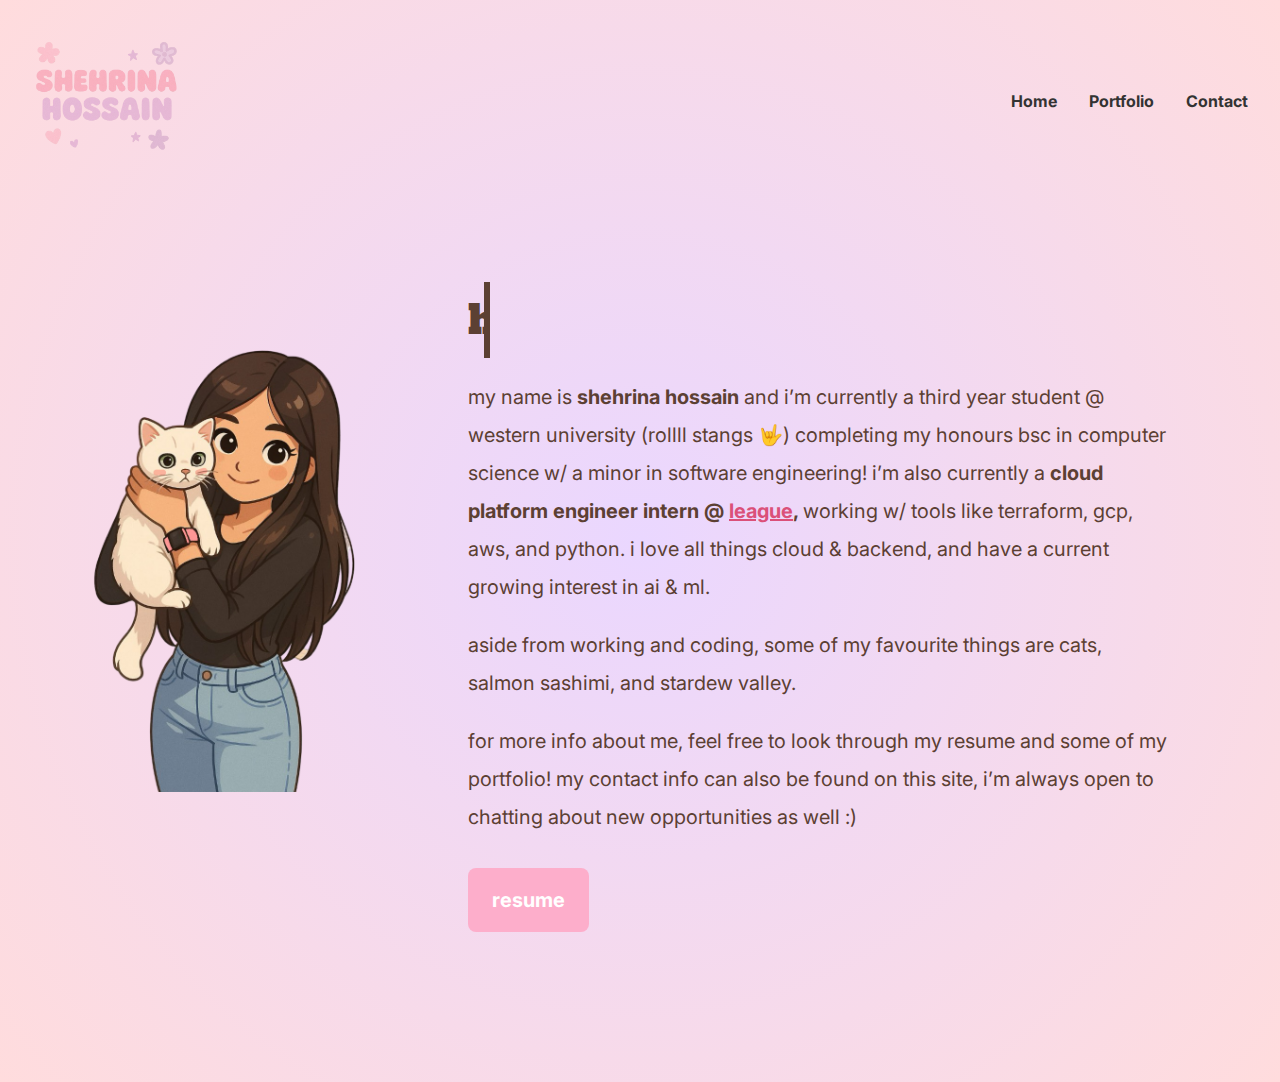
<file: index.html>
<!DOCTYPE html>
<html lang="en">
<head>
  <meta charset="UTF-8" />
  <meta name="viewport" content="width=device-width, initial-scale=1.0" />
  <title>Shehrina Hossain</title>
  <link rel="icon" href="images/pinkcomputer.png" type="image/png" />
  <link href="https://fonts.googleapis.com/css2?family=Alfa+Slab+One&family=Inter:wght@400;700&display=swap" rel="stylesheet">
  <link rel="stylesheet" href="style.css" />
</head>
<body>
  <nav>
    <a href="/">
    <img src="images/myname.png" alt="Shehrina Hossain Logo" class="logo" />
    </a>
    <ul>
      <li><a href="/">Home</a></li>
      <li><a href="portfolio.html">Portfolio</a></li>
      <li><a href="contact.html">Contact</a></li>
    </ul>
  </nav>

  <main class="hero">
    <div class="illustration">
      <img src="images/cartoonme2.png" alt="Shehrina with cat" />
    </div>
    <div class="intro">
      <div class="typewriter" style="--chars: 24">hi, nice to meet you! :)</div>

      <p>my name is <strong>shehrina hossain</strong> and i’m currently a third year student @ western university (rollll stangs 🤟) completing my honours bsc in computer science w/ a minor in software engineering! i’m also currently a <strong>cloud platform engineer intern @  <a href="https://www.league.com" target="_blank">league</a>, </strong> working w/ tools like terraform, gcp, aws, and python. i love all things cloud & backend, and have a current growing interest in ai & ml. </p>

      <p>aside from working and coding, some of my favourite things are cats, salmon sashimi, and stardew valley.</p>

      <p>for more info about me, feel free to look through my resume and some of my portfolio! my contact info can also be found on this site, i’m always open to chatting about new opportunities as well :)</p>
      <!-- Copy your paragraph content here -->
      <a href="https://drive.google.com/file/d/1plP3ImeN8hC3nzmXMXX7LrEAjtGp7hf9/view?usp=sharing" class="button" target="_blank" >resume</a>
    </div>
  </main>
</body>
</html>
</file>
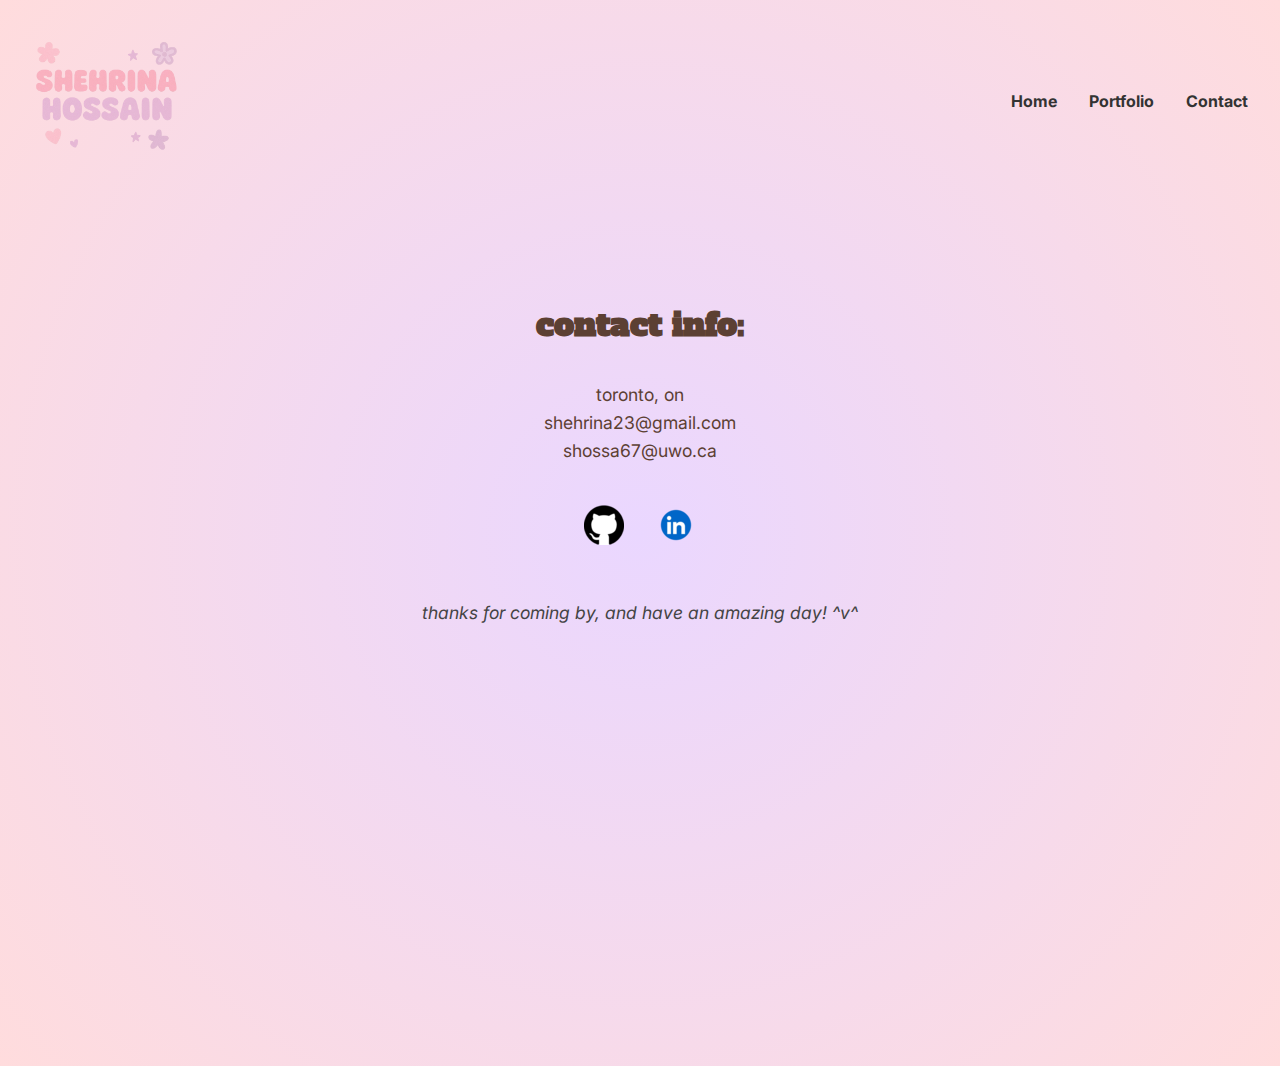
<file: contact.html>
<!DOCTYPE html>
<html lang="en">
<head>
  <meta charset="UTF-8" />
  <meta name="viewport" content="width=device-width, initial-scale=1.0"/>
  <title>Contact | Shehrina Hossain</title>
  <link rel="icon" href="images/pinkcomputer.png" type="image/png" />
  <link href="https://fonts.googleapis.com/css2?family=Alfa+Slab+One&family=Inter:wght@400;700&display=swap" rel="stylesheet">
  <link rel="stylesheet" href="style.css" />
</head>
<body>
  <nav>
    <a href="/">
    <img src="images/myname.png" alt="Shehrina Hossain Logo" class="logo" />
    </a>
    <ul>
      <li><a href="/">Home</a></li>
      <li><a href="portfolio.html">Portfolio</a></li>
      <li><a href="contact.html" class="active">Contact</a></li>
    </ul>
  </nav>

  <main class="contact-section">
    <h1>contact info:</h1>
    <p>toronto, on<br>
    shehrina23@gmail.com<br>
    shossa67@uwo.ca</p>

    <div class="social-icons">
      <a href="https://github.com/shehrina" target="_blank">
        <img src="images/github.png" alt="GitHub" />
      </a>
      <a href="https://linkedin.com/in/shehrinahossain" target="_blank">
        <img src="images/linkedin.png" alt="LinkedIn" />
      </a>
    </div>

    <p class="signoff">thanks for coming by, and have an amazing day! ^v^</p>
  </main>
</body>
</html>
</file>
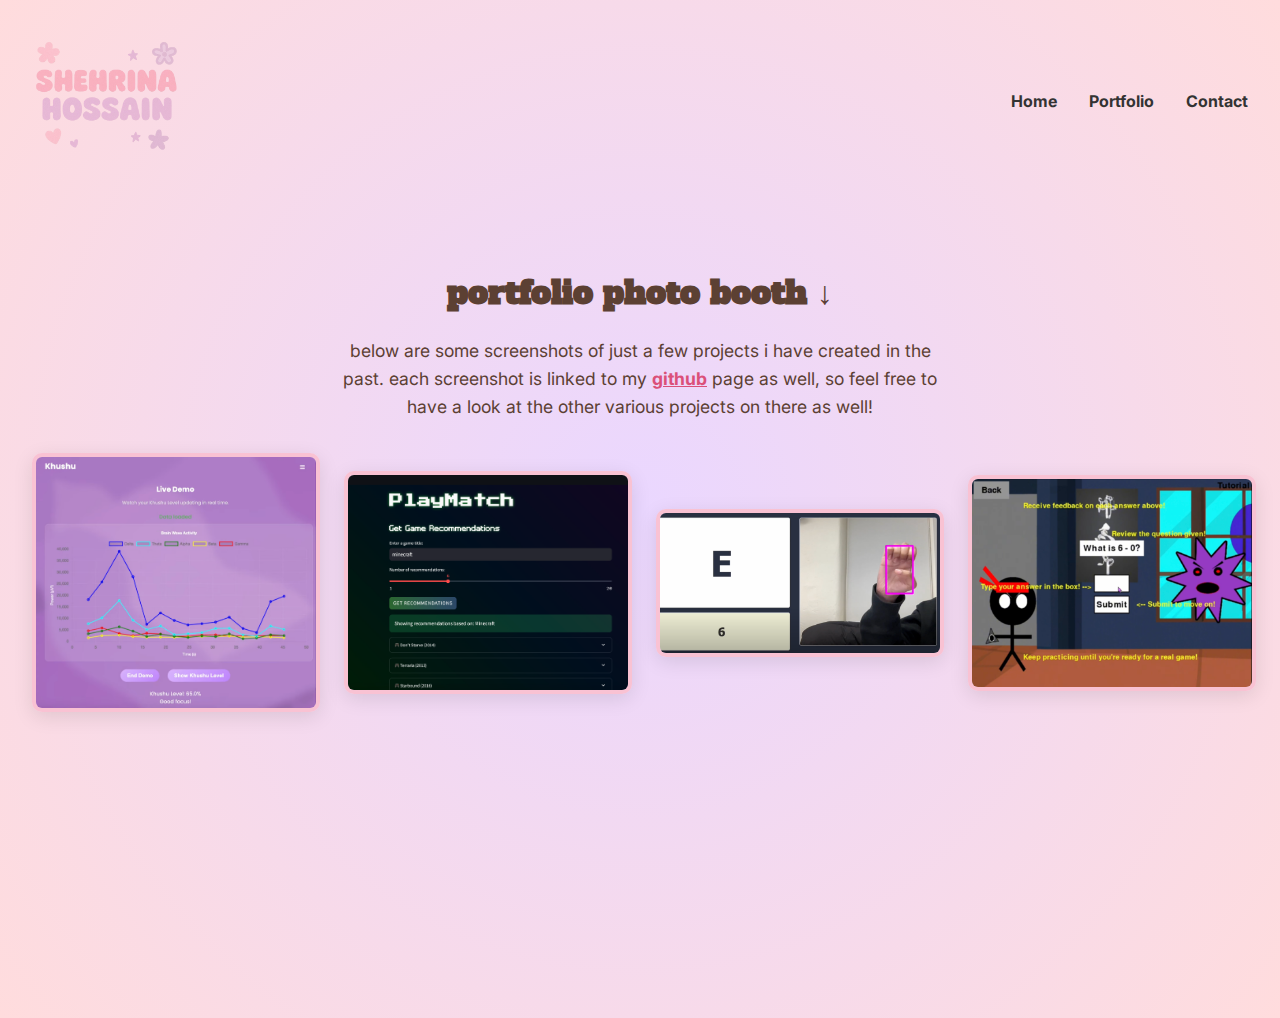
<file: portfolio.html>
<!DOCTYPE html>
<html lang="en">
<head>
  <meta charset="UTF-8" />
  <meta name="viewport" content="width=device-width, initial-scale=1.0" />
  <title>Portfolio | Shehrina Hossain</title>
  <link rel="icon" href="images/pinkcomputer.png" type="image/png" />
  <link href="https://fonts.googleapis.com/css2?family=Alfa+Slab+One&family=Inter:wght@400;700&display=swap" rel="stylesheet">
  <link rel="stylesheet" href="style.css" />
</head>
<body class="portfolio-page">
  <nav>
    <a href="/">
    <img src="images/myname.png" alt="Shehrina Hossain Logo" class="logo" />
    </a>
    <ul>
      <li><a href="/">Home</a></li>
      <li><a href="portfolio.html" class="active">Portfolio</a></li>
      <li><a href="contact.html">Contact</a></li>
    </ul>
  </nav>

  <main class="portfolio">
    <h1>portfolio photo booth ↓</h1>
    <p>
      below are some screenshots of just a few projects i have created in the past.
      each screenshot is linked to my <a href="https://github.com/shehrina" target="_blank">github</a> page as well, so feel free to have a look at the other various projects on there as well!
    </p>

    <div class="portfolio-grid">
      <a href="https://github.com/shehrina/khushu" target="_blank">
        <img src="images/khushu.png" alt="Khushu project screenshot" />
      </a>
      <a href="https://github.com/shehrina/PlayMatch" target="_blank">
        <img src="images/playmatch (1) (1).png" alt="PlayMatch project screenshot" />
      </a>
      <a href="https://github.com/shehrina/talk-to-the-hand" target="_blank">
        <img src="images/talktothehand.png" alt="TalkToTheHand project screenshot" />
      </a>
      <a href="https://github.com/shehrina/NumberNinjas" target="_blank">
        <img src="images/nummm (1).png" alt="NumberNinjas project screenshot" />
      </a>
    </div>
  </main>
</body>
</html>
</file>
<file: style.css>
body {
  margin: 0;
  padding: 0;
  background: radial-gradient(circle at center, #EAD7FF, #FFDCDD);
  font-family: 'Inter', sans-serif;
  font-size: 16px;
  color: #5c4033;
}

nav {
  display: flex;
  align-items: center;
  justify-content: space-between;
  padding: 1.5rem 2rem;
}

nav ul {
  list-style: none;
  display: flex;
  gap: 2rem;
  margin: 0;
  padding: 0;
}

nav ul li a {
  text-decoration: none;
  font-weight: bold;
  color: #333;
}

.logo {
  width: 150px;
  height: auto;
}

.hero {
  display: flex;
  justify-content: flex-start;
  align-items: flex-start;
  padding: 5rem 4rem;
  gap: 4rem;
  min-height: 80vh;
}

.illustration img {
  max-width: 340px;
  height: auto;
}

.intro {
  flex: 1; /* allow it to stretch and take available space */
  max-width: none; /* remove the width cap */
  font-size: 1.25rem; /* slightly bigger font */
  line-height: 1.9; /* more breathing room */
  padding-right: 3rem; /* prevents it from hugging the edge */
}

.intro h1 {
  font-family: 'Alfa Slab One', serif;
  color: #5c4033;
}

.intro p {
  margin-bottom: 1rem;
}

.button {
  display: inline-block;
  background: #fdaecb;
  color: white;
  padding: 0.8rem 1.5rem;
  text-decoration: none;
  border-radius: 8px;
  font-weight: bold;
  margin-top: 1rem;
}

.portfolio {
  text-align: center;
  padding: 3rem 2rem;
  min-height: 80vh;
}

.portfolio h1 {
  font-family: 'Alfa Slab One', serif;
  font-size: 2rem;
  font-weight: 800;
  color: #5c4033;
}

.portfolio p {
  max-width: 600px;
  margin: 1rem auto 2rem;
  font-size: 1.1rem;
  line-height: 1.6;
}

.portfolio-grid {
  display: grid;
  grid-template-columns: repeat(auto-fit, minmax(280px, 1fr));
  gap: 2rem;
  justify-items: center;
  align-items: center;
  margin-top: 2rem;
}

.portfolio-grid img {
  width: 100%;
  max-width: 100%;
  height: auto;
  border: 4px solid #f9c2d3;
  border-radius: 10px;
  box-shadow: 0 5px 20px rgba(0, 0, 0, 0.1);
  transition: transform 0.2s ease;
}

.portfolio-grid img:hover {
  transform: scale(1.03);
}

.contact-section {
  display: flex;
  flex-direction: column;
  align-items: center;
  text-align: center;
  padding: 3rem 1rem 4rem; /* top, sides, bottom */
  margin-top: 2rem; /* pushes it off nav, not too far */
  min-height: 80vh;
}

.contact-section h1 {
  font-family: 'Alfa Slab One', serif;
  font-size: 2rem;
  font-weight: 800;
  color: #5c4033;
  margin-bottom: 1rem;
}

.contact-section p {
  font-size: 1.1rem;
  line-height: 1.6;
  margin-bottom: 1.5rem;
}

.social-icons {
  display: flex;
  justify-content: center;
  gap: 2rem;
  margin-top: 1rem;
  margin-bottom: 2rem;
}

.social-icons img {
  width: 40px;
  height: 40px;
  transition: transform 0.2s ease;
}

.social-icons img:hover {
  transform: scale(1.1);
}

.signoff {
  font-style: italic;
  font-size: 1rem;
  color: #444;
}

.typewriter {
  font-family: 'Alfa Slab One', cursive;
  font-size: 2.5rem;
  color: #5c4033;
  white-space: nowrap;
  overflow: hidden;
  border-right: 0.15em solid #5c4033;
  width: 0;
  animation: typing 3s steps(var(--chars), end) forwards, blink 0.75s step-end infinite;
  max-width: 100vw;
  box-sizing: border-box;
  padding-right: 1rem;
}

@keyframes typing {
  from { width: 0; }
  to { width: calc(var(--chars) * 1ch); }
}

@keyframes blink {
  from, to { 
      border-color: transparent 
  }
  50% { 
      border-color: #fdaecb; 
  }
}

a {
  color: #DB5079;
  text-decoration: underline;
  font-weight: bold;
}

a:hover {
  color: #df95ff;
  font-style: italic;
}

@media (max-width: 768px) {
  .hero {
    flex-direction: column;
    align-items: center;
    padding: 2rem 1rem;
  }

  .intro {
    padding-right: 0;
    text-align: center;
  }

  .illustration img {
    max-width: 240px;
  }
}

@media (max-width: 480px) {
  .typewriter {
    font-size: 1.6rem;
  }
}
</file>
